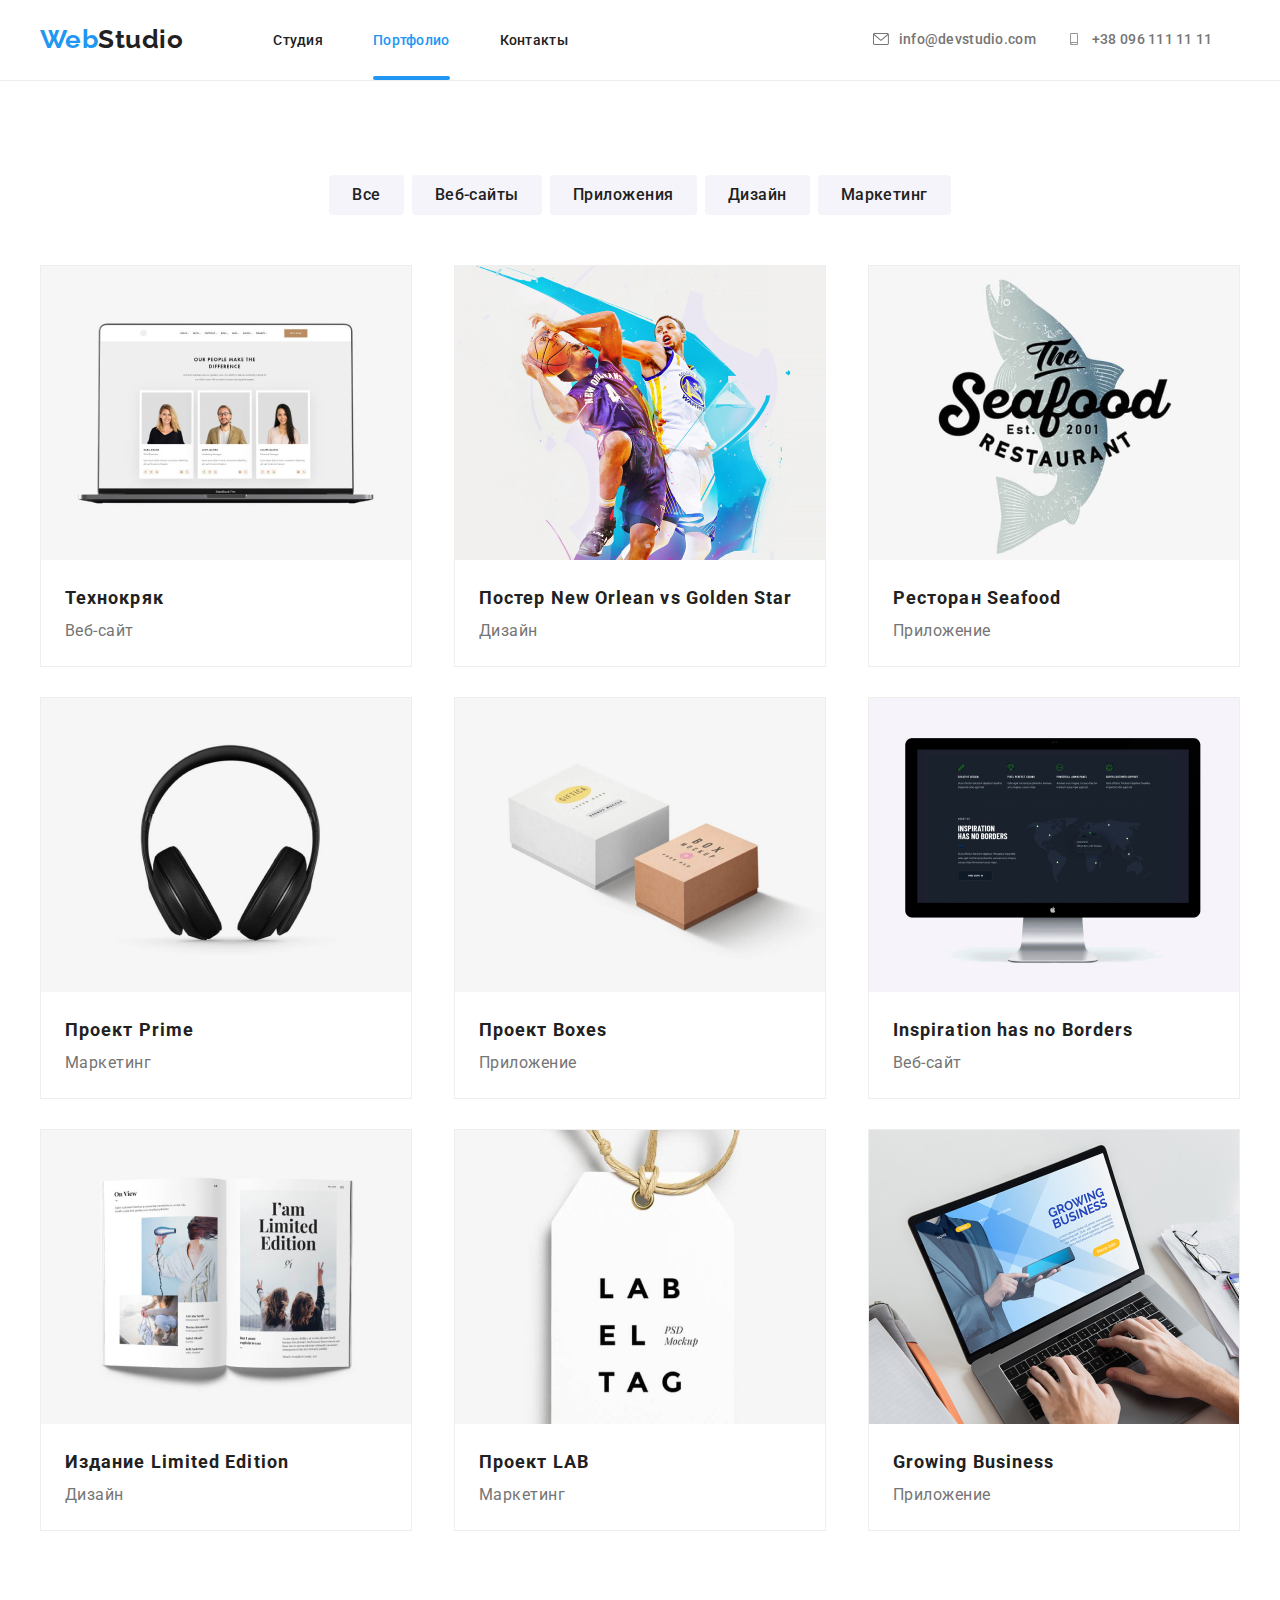
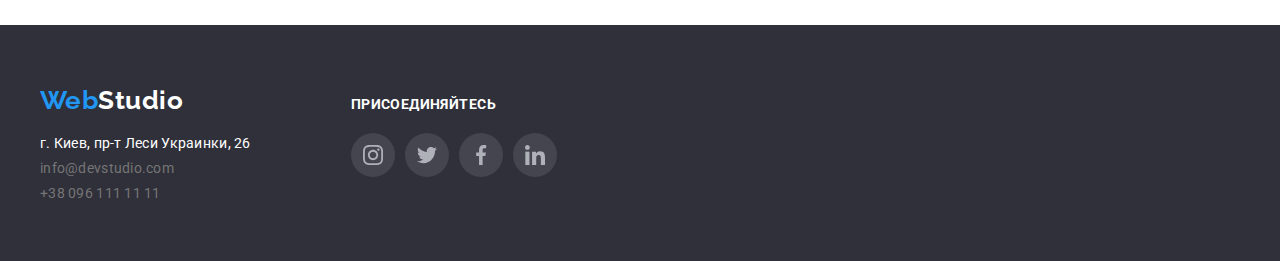
<file: portfolio.html>
<!DOCTYPE html>
<html lang="ru">
<head>
   <meta charset="UTF-8">
   <meta name="viewport" content="width=device-width, initial-scale=1.0">
   <title>Портфолио</title>
   <link rel="preconnect" href="https://fonts.gstatic.com">
   <link href="https://fonts.googleapis.com/css2?family=Raleway:wght@700&display=swap" rel="stylesheet">
   <link rel="preconnect" href="https://fonts.gstatic.com">
   <link href="https://fonts.googleapis.com/css2?family=Roboto:wght@400;500;700;900&display=swap" rel="stylesheet">
   <link rel="stylesheet" href="./css/style.css">
</head>
<body>
   <!--шапка сайта-->
      <header class="portfolio-header">
         <nav >
            <div class="container">
               <div class="logo-header">
               <a class="logo-header link" href="http://info@devstudio.com/" target="_blank" rel="noopener noreferrer"
                  aria-label="Логотип компании">
                  <span class="logo-header blue" lang="en">Web</span>Studio </a>
            </div>
            <ul class="site-nav list">
               <li><a href="./index.html" class="link">Студия</a></li>
               <li><a href="#" class="link current">Портфолио</a></li>
               <li><a href="#" class="link">Контакты</a></li>
            </ul>
            <div class="header-adress">
               <ul class="block-contact list">
               <li>
                  <a class="contact-link" href="http://mailto:info@devstudio.com" target="_blank" rel="noopener noreferrer">
                     <svg class="adress-mail">
                        <use href="./img/sprite.svg#mail"></use>
                     </svg>info@devstudio.com</a>
               </li>

                  <li>
                     <a class="contact-item" href="tel:+380961111111">
                        <svg class="adress-tel">
                           <use href="./img/sprite.svg#smartphone"></use>
                        </svg>
                        +38 096 111 11 11</a>
                  </li>
               </ul>
            </div>

            </div>
           
         </nav>

      </header>
      <!-- Уникальный контенкт or hero-->
   <main class="blok-hero">
      <div class="container">
         <section class="portfolio-main">
            <h1 class="visually-hidden">Фильтр списка работ</h1> <!-- заголовок скрыть -->
            <ul class="filter">
               <li> <button type="button">Все</button> </li>
               <li><button type="button">Веб-сайты</button></li>
               <li><button type="button">Приложения</button></li>
               <li><button type="buttonr">Дизайн</button></li>
               <li><button type="button">Маркетинг</button></li>
            </ul>
         </section>
         <h2 class="visually-hidden">Список работ в портфолио</h2> <!-- заголовок скрыть -->
        
         <ul class="portfolio-list">
            <li>
               <a class="portfolio-link" href="#">
                  <div class="overlay-wrapper">
                     <img src="./img/portfolio/img_1.jpg" alt="Веб-сайт">
                      <p class="overlay">Технокряк это современная площадка распространения коронавируса. Компании используют эту платформу для цифрового
                  шпионажа и атак на защищённые сервера конкурентов</p>
                     
                  </div>
               
                <div class="description-blok"> 
                  <h3 class="description">Технокряк</h3>
                  <p>Веб-сайт</p>
                </div>
               </a>
               
            </li>

            <li><a class="portfolio-link" href="#">
               <div class="overlay-wrapper">
                  <p class="overlay">Постер New Orlean vs Golden Star это современная площадка распространения коронавируса. Компании используют эту платформу
                  для цифрового
                  шпионажа и атак на защищённые сервера конкурентов</p>
                  <img src="./img/portfolio/img_2.jpg" alt="Дизайн"></div>
               <div class="description-blok">
                  <h3 class="description">Постер New Orlean vs Golden Star</h3>
                  <p>Дизайн</p>
               </div>
            </a>
              
            </li>
            <li>
               <a class="portfolio-link" href="#">
                  <div class="overlay-wrapper">
                     <p class="overlay">Ресторан Seafood это современная площадка распространения коронавируса. Компании
                        используют эту платформу
                        для цифрового
                        шпионажа и атак на защищённые сервера конкурентов</p>
                  <img src="./img/portfolio/img_3.jpg" alt="Приложение"></div>
                  <div class="description-blok">
                     <h3 class="description">Ресторан Seafood</h3>
                     <p>Приложение</p>
                  </div>
               </a>
            </li>

            <li>
               <a  class="portfolio-link" href="#">
                  <div class="overlay-wrapper">
                     <p class="overlay">Проект Prime это современная площадка распространения коронавируса. Компании
                        используют эту платформу
                        для цифрового
                        шпионажа и атак на защищённые сервера конкурентов</p>
                  <img src="./img/portfolio/img_4.jpg" alt="Маркетинг"></div>
                  <div class="description-blok">
                     <h3 class="description">Проект Prime</h3>
                     <p>Маркетинг</p>
                  </div>
              </a>
            </li>

            <li>
               <a class="portfolio-link" href="#">
                  <div class="overlay-wrapper">
                     <p class="overlay">Проект Boxes это современная площадка распространения коронавируса. Компании
                        используют эту платформу
                        для цифрового
                        шпионажа и атак на защищённые сервера конкурентов</p>
               <img src="./img/portfolio/img_5.jpg" alt="Приложение"></div>
               <div class="description-blok">
                  <h3 class="description">Проект Boxes</h3>
                   <p>Приложение</p>
               </div>
               </a>
            </li>
            <li>
               <a class="portfolio-link" href="#">
                  <div class="overlay-wrapper">
                     <p class="overlay">Inspiration has no Borders это современная площадка распространения коронавируса. Компании
                        используют эту платформу
                        для цифрового
                        шпионажа и атак на защищённые сервера конкурентов</p>
               <img src="./img/portfolio/img_6.jpg" alt="Веб-сайт"></div>
               <div class="description-blok">  
                  <h3 class="description">Inspiration has no Borders</h3>
                  <p>Веб-сайт</p>
               </div>
               </a>
             </li>

            <li>
            <a class="portfolio-link" href="#">
               <div class="overlay-wrapper">
                  <p class="overlay">Издание Limited Edition это современная площадка распространения коронавируса. Компании
                     используют эту платформу
                     для цифрового
                     шпионажа и атак на защищённые сервера конкурентов</p>
               <img src="./img/portfolio/img_7.jpg" alt="Дизайн"></div>
               <div class= "description-blok">
                  <h3 class="description">Издание Limited Edition</h3>
                  <p>Дизайн</p>
                </div>
            </a>
            </li>
            <li>
               <a class="portfolio-link" href="#">
                  <div class="overlay-wrapper">
                     <p class="overlay">Проект LAB это современная площадка распространения коронавируса. Компании
                        используют эту платформу
                        для цифрового
                        шпионажа и атак на защищённые сервера конкурентов</p>
               <img src="./img/portfolio/img_8.jpg" alt="Маркетинг"></div>
               <div class= "description-blok">
                  <h3 class="description">Проект LAB</h3>
                   <p>Маркетинг</p>
               </div>
               </a>
            </li>

            <li>
               <a class="portfolio-link" href="#">
                  <div class="overlay-wrapper">
                     <p class="overlay">Growing Business это современная площадка распространения коронавируса. Компании
                        используют эту платформу
                        для цифрового
                        шпионажа и атак на защищённые сервера конкурентов</p>
               <img src="./img/portfolio/img_9.jpg" alt="Приложение"></div>
               <div class= "description-blok">
                  <h3 class="description">Growing Business</h3>
                  <p>Приложение</p>
               </div>
               </a>
            </li>
         </ul>
      
      </div>
      </div>
   </main>
            <!---Подвал-->
            <footer>
               <section class="footer">
                  <h2 class="visually-hidden">Адрес</h2>
                  <div class="container">
                     <div class="">
                        <div class="blok-logo">
                           <a class="logo-footer " href="http://info@devstudio.com/" target="_blank" rel="noopener noreferrer"
                              aria-label="Логотип компании">
                              <span class="logo-footer blue" lang="en">Web</span>Studio</span> </a>
                        </div>
            
                        <address>
                           <ul class="block-contact list">
                              <li><a class="contact-link street " href="https://goo.gl/maps/a4D9c5vPyhM3tE7p7" target="_blank"
                                    rel="noopener noreferrer">
                                    г. Киев, пр-т Леси
                                    Украинки, 26</a></li>
                              <li><a class="contact-link" href="http://mailto:info@devstudio.com" target="_blank"
                                    rel="noopener noreferrer">info@devstudio.com</a></li>
                              <li><a class="contact-item" href="tel:+380961111111">+38 096 111 11 11</a></li>
                           </ul>
                        </address>
                     </div>
            
                     <!--присоединяйтесь-->
                     <div class="blok-join">
                        <h3 class="title-join">присоединяйтесь</h3>
                        <ul class="social-list">
                           <li class="join-item">
                              <a class="social-link" href="">
                                 <svg class="social-icon">
                                    <use href="./img/sprite.svg#instagram"></use>
                                 </svg>
                              </a>
                           </li>
            
                           <li class="join-item">
                              <a class="social-link" href="">
                                 <svg class="social-icon">
                                    <use href="./img/sprite.svg#twitter"></use>
                                 </svg>
                              </a></li>
            
                           <li class="join-item">
                              <a class="social-link" href="">
                                 <svg class="social-icon">
                                    <use href="./img/sprite.svg#facebook"></use>
                                 </svg>
                              </a></li>
            
                           <li class="join-item">
                              <a class="social-link" href="">
                                 <svg class="social-icon">
                                    <use href="./img/sprite.svg#linkedin"></use>
                                 </svg>
                              </a></li>
            
                        </ul>
                     </div>
                  </div>
               </section>
            </footer>
      

</body>
</html>
</file>
<file: css/style.css>
:root {
  --main-font: 'Roboto', sans-serif;
  --secondary-font: 'Raleway', sans-serif;
  --accent-color: #2196f3;
  --main-color-text: #212121;
  --link-transition-time: 250ms;
  --link--transition-funcsion: cubic-bezier(0.4, 0, 0.2, 1);
}
body {
  font-family: var(--main-font);
  background-color: #ffffff;
  color: var(--main-color-text);
  font-style: normal;
  margin: 0px;
  padding: 0px;
}

a {
  text-decoration: none;
}
ul {
  list-style: none;
}

h1,
h2,
h3,
h4,
h5,
h6 {
  margin: 0;
}

ul,
ol {
  margin: 0;
  padding: 0;
}

p {
  margin: 0;
}

img {
  display: block;
}

.container {
  width: 1200px;
  padding: 0 15px;
  margin: 0 auto;
}

/*  спрятать заголовки */
.visually-hidden {
  position: absolute;
  width: 1px;
  height: 1px;
  margin: -1px;
  border: 0;
  padding: 0;

  white-space: nowrap;
  clip-path: inset(100%);
  clip: rect(0 0 0 0);
  overflow: hidden;
}
/* цвет акцента синий #2196F3; 
 цвет белый  в кнопках #FFFFFF;*/

/* вет фона вторичный #F5F4FA;
 цвет фона подвала черный #2F303A; */

/* основной текст  текс заголовков цвет серый #212121; 
акцентный текст #FFFFFF;
вспомогательный текст  и ссылки  #757575;
цвет текста логотипа черный #000000;
текст адреса rgba(255, 255, 255, 0.6);
*/
/* логотип  в header */
header {
  padding-top: 24px;
  padding-bottom: 25px;
}

nav .container {
  display: flex;
  align-items: center;
}
nav .block-contact {
  margin-left: 305px;
}
.header-adress .block-contact {
  display: flex;
  align-items: center;
}

.block-contact li:first-child {
  margin-right: 30px;
}
/* иконки почты и телефона в хедере */
.adress-tel,
.adress-mail {
  display: block;
  margin-right: 10px;
  width: 16px;
  height: 12px;
  fill: #757575;
}
.header-adress .contact-link {
  display: inline-flex;
  align-items: center;
}
.contact-link:hover .adress-mail,
.contact-link:focus .adress-mail {
  fill: var(--accent-color);
}

.contact-item:hover .adress-tel,
.contact-item:focus .adress-tel {
  fill: var(--accent-color);
}
.adress-tel,
.adress-mail {
  transition-property: fill;
  transition-duration: var(--link-transition-time);
  transition-timing-function: var(--link--transition-funcsion);
}

.header-adress .contact-item {
  display: inline-flex;
  align-items: center;
}

.contact-link:not(:last-child) {
  margin-right: 31px;
}

.logo-header {
  font-family: var(--secondary-font);
  font-weight: 700;
  font-size: 26px;
  line-height: 1.192;
  color: var(--main-color-text);
  letter-spacing: 0.48px;
  word-spacing: 0.001px;
}

/* .logo-header:hover,
.logo-header:focus {
  color: var(--accent-color);
} */

.logo-header .blue {
  color: var(--accent-color);
}

/* список навигации  в header*/
.site-nav {
  margin-left: 90px;
  align-items: center;
}

.site-nav li:nth-child(n + 2) {
  margin-left: 50px;
}

.site-nav .link {
  font-weight: 500;
  font-size: 14px;
  line-height: 1.143;
  letter-spacing: 0.02em;
  color: var(--main-color-text);

  transition-property: color;
  transition-duration: var(--link-transition-time);
  transition-timing-function: var(--link--transition-funcsion);
}

.link.current::after {
  position: absolute;
  display: block;
  content: '';
  bottom: -32px;
  width: 100%;
  height: 4px;
  background-color: var(--accent-color);
  border-radius: 2px;
}

.site-nav .link.current {
  color: var(--accent-color);

  position: relative;
}

.site-nav {
  display: flex;
}

.site-nav .link:hover,
.site-nav .link:focus {
  color: var(--accent-color);
}

.block-contact a {
  font-family: var(--accent-color);
  font-style: normal;
  font-size: 14px;
  line-height: 1.143;
  letter-spacing: 0.02em;
  color: #757575;
}

.header-adress .contact-link {
  font-weight: 500;
}
.header-adress .contact-item {
  font-weight: 500;
}

.block-contact a:hover,
.block-contact a:focus {
  color: var(--accent-color);
}
.header-adress .contact-link {
  transition-property: color;
  transition-duration: var(--link-transition-time);
  transition-timing-function: var(--link--transition-funcsion);
}
.header-adress .contact-item {
  transition-property: color;
  transition-duration: var(--link-transition-time);
  transition-timing-function: var(--link--transition-funcsion);
}

/* герой-- */
.hero {
  padding-bottom: 280px;
  /* display: flex; */
  flex-wrap: wrap;
  justify-content: center;
  background-image: linear-gradient(
      rgba(47, 48, 58, 0.4),
      rgba(47, 48, 58, 0.4)
    ),
    url(../img/fon.jpg);
  background-repeat: no-repeat;
  background-size: cover;
}

.hero_blok-title .title {
  display: block;
  width: 696px;
  margin: 0px auto;
  padding-top: 200px;
  margin-bottom: 30px;
  font-weight: 900;
  font-size: 44px;
  line-height: 1.363;
  text-align: center;
  letter-spacing: 0.06em;
  text-transform: uppercase;
  color: #ffffff;
}
/* кнопка */
.button {
  display: block;
  margin: 0px auto;
  border-radius: 4px;
  border: 1px solid var(--accent-color);
  padding: 10px 32px;
  min-width: 200px;
  font-family: var(--main-font);

  font-weight: 700;
  font-size: 16px;
  line-height: 1.875;
  align-items: center;
  text-align: center;
  letter-spacing: 0.06em;
  color: #ffffff;
  background-color: var(--accent-color);
  cursor: pointer;
}
.container-button {
  display: flex;
  justify-items: center;
}

.title .button {
  justify-content: center;
}

/* Преимущества feature*/
.feature-icon {
  display: inline-flex;
}
.box-feature {
  display: flex;
  justify-content: center;
  align-items: center;
  width: 270px;
  height: 120px;
  border-radius: 4px;
  background-color: #f5f4fa;
}
.box-icon {
  display: block;
  width: 70px;
  height: 70px;
  fill: #212121;
}

.feature {
  padding-bottom: 94px;
}
.feature > ul {
  margin-top: 30px;
  display: flex;
  align-items: center;
  justify-content: space-between;
}

.feature ul {
  list-style: none;
}

.feature-list li:not(:last-child) {
  margin-right: 30px;
}

.feature-list .title {
  margin-bottom: 10px;
  font-weight: 700;
  font-size: 14px;
  line-height: 1.143;
  letter-spacing: 0.03em;
  text-transform: uppercase;
  color: var(--main-color-text);
}

.feature p {
  width: 270px;
  font-size: 14px;
  line-height: 1.714;
  letter-spacing: 0.03em;
  color: #757575;
}

/*Чем мы занимаемся */
.work {
  margin-bottom: 94px;
}

.work h2 {
  margin-bottom: 50px;
  font-weight: 700;
  font-size: 36px;
  line-height: 1.166;
  text-align: center;
  letter-spacing: 0.03em;
}
.work .container {
  display: flex;
  justify-content: space-between;
  margin: 0 auto;
}
/* .work img {
  margin-right: 30px;
} */

.thumb-work img:last-child {
  margin-right: 0px;
}

.thumb-work {
  position: relative;
}

.blok-thumb {
  width: 100%;
  position: absolute;
  background-color: rgba(47, 48, 58, 08);
  bottom: 0px;
  opacity: 0.8;
}
.thumb-work .work-text {
  padding: 27px 82px 27px 83px;

  font-family: var(--main-font);
  color: #ffffff;
  font-weight: 700;
  font-size: 14px;
  line-height: 1.143;
  text-align: center;
  letter-spacing: 0.03em;
  text-transform: uppercase;
}
/* Наша команда */

.team h2 {
  margin-bottom: 50px;
  text-align: center;
}
.team {
  padding-top: 94px;
  padding-bottom: 112px;
  background-color: #f5f4fa;
  /* filter: drop-shadow(0px 4px 4px rgba(0, 0, 0, 0.25));
  box-shadow: 0px 4px 4px rgba(0, 0, 0, 0.25), 0px 4px 4px rgba(0, 0, 0, 0.25); */
}

.team-item {
  justify-content: space-between;
  display: flex;
}

.team-item .employee:nth-child(-n + 3) {
  margin-right: 30px;
}
.team-item .employee {
  border: 1px solid transparent;
  border-radius: 0px 0px 4px 4px;
  box-shadow: 0px 1px 3px rgba(0, 0, 0, 0.12), 0px 1px 1px rgba(0, 0, 0, 0.14),
    0px 2px 1px rgba(0, 0, 0, 0.2);
}

.list .title {
  font-weight: 500;
  font-size: 16px;
  line-height: 1.187;
  text-align: center;
  letter-spacing: 0.03em;
}
.title-blok {
  padding: 30px 30px;
  background-color: #ffffff;
}

li .profession {
  font-size: 16px;
  line-height: 1.187;
  text-align: center;
  letter-spacing: 0.03em;
  color: #757575;
}

.title-blok .profession {
  margin-top: 10px;
}
.social-list {
  display: flex;
  justify-content: space-between;
}

.social-link {
  display: flex;
  justify-content: center;
  align-items: center;
  width: 44px;
  height: 44px;
  border-radius: 50%;
  background-color: #ffffff;

  transition-property: background-color, fill;
  transition-duration: var(--link-transition-time);
  transition-timing-function: var(--link--transition-funcsion);
}

.social-link:hover,
.social-link:focus {
  background-color: var(--accent-color);
}

.social-link:hover .social-icon,
.social-link:focus .social-icon {
  fill: #ffffff;
}
.social-icon {
  fill: #afb1b8;
  width: 20px;
  height: 20px;
  transition-property: fill;
  transition-duration: var(--link-transition-time);
  transition-timing-function: var(--link--transition-funcsion);
}
.social-list {
  margin-top: 16px;
}

/* Постоянные клиеты */
.client-link {
  transition-property: fill;
  transition-duration: var(--link-transition-time);
  transition-timing-function: var(--link--transition-funcsion);
}

.blok-client:hover .client-icon,
.blok-client:focus-within .client-icon {
  fill: var(--accent-color);
}

.blok-client:hover,
.blok-client:focus-within {
  border: 1px solid var(--accent-color);
}

.blok-client {
  transition-property: border;
  transition-duration: var(--link-transition-time);
  transition-timing-function: var(--link--transition-funcsion);
}

.list-client {
  justify-content: space-between;
  align-items: center;
  display: flex;
  padding-bottom: 94px;
  align-items: center;
}

.client h2 {
  font-weight: 700;
  font-size: 36px;
  line-height: 1.166;
  text-align: center;
  letter-spacing: 0.03em;
  padding-top: 96px;
  margin-bottom: 48px;
  text-align: center;
}
.blok-client {
  padding-top: 8px;
  display: flex;
  justify-content: center;
  align-items: center;
  width: 170px;
  height: 90px;
  border-radius: 4px;
  border: 1px solid #afb1b8;
}

.client-icon {
  display: block;
  fill: #afb1b8;
}

/* .list-client li:nth-child(-n + 5) {
  margin-right: 30px;
} */

/* footer */

/* .footer-blok {
  display: flex;
} */

.footer {
  padding-top: 60px;
  padding-bottom: 60px;
  background-color: #2f303a;
}
.logo-footer {
  font-family: var(--secondary-font);

  font-weight: 700;
  font-size: 26px;
  letter-spacing: 0.48px;
  word-spacing: 0.001px;
  color: #ffffff;
}

.blok-logo {
  margin-bottom: 20px;
}

address .block-contact > li {
  margin-bottom: 9px;
}

address .block-contact > li:last-child {
  margin-bottom: 0px;
}
.logo-footer .blue {
  color: var(--accent-color);
}
/* .logo-footer:hover,
.logo-footer:focus {
  color: var(--accent-color);
} */

.block-contact a {
  transition: color var(--link-transition-time) var(--link--transition-funcsion);
}

.block-contact a:hover,
.block-contact a:focus {
  color: var(--accent-color);
}
.block-contact {
  font-family: var(--main-font);

  font-size: 14px;
}
.block-contact .street {
  color: #ffffff;
}

li .contact-link {
  font-weight: normal;
}

li .contact-item {
  font-weight: normal;
}
li .street {
  font-weight: normal;
}

/* присоединяйтесь */

.title-join {
  margin-bottom: 20px;
  font-family: var(--main-font);

  font-weight: 700;
  font-size: 14px;
  line-height: 1.14;
  letter-spacing: 0.03em;
  text-transform: uppercase;
  color: #ffffff;
}
.footer .container {
  display: flex;
}

.join-item .social-link {
  display: flex;
  justify-content: center;
  align-items: center;
  width: 44px;
  height: 44px;
  border-radius: 50%;
  background-color: rgba(255, 255, 255, 0.1);
}
.join-item .social-link:hover,
.join-item .social-link:focus {
  background-color: var(--accent-color);
}

.join-item .social-link {
  transition-property: background-color;
  transition-duration: var(--link-transition-time);
  transition-timing-function: var(--link--transition-funcsion);
}

.blok-join {
  margin-left: 70px;
  padding-top: 12px;
}
.join-item:nth-child(-n + 4) {
  margin-right: 10px;
}

/*Portfolio */
.blok-hero {
  margin-bottom: 94px;
}
.portfolio-header {
  border-bottom: 1px solid #ececec;
}
.portfolio-main {
  margin-top: 94px;
  margin-bottom: 50px;
}

.filter {
  display: flex;
  /* align-items: center; */
  justify-content: center;
}
.filter button {
  padding: 6px 22px;
  font-family: var(--main-font);
  font-weight: 500;
  font-size: 16px;
  line-height: 1.625;
  text-align: center;
  letter-spacing: 0.03em;
  color: var(--main-color-text);
  background-color: #f5f4fa;
  border: 1px solid transparent;
  border-radius: 4px;
  cursor: pointer;
}

.filter li:nth-child(-n + 4) {
  margin-right: 8px;
}

.filter button {
  transition-property: color, background-color, box-shadow;
  transition-duration: var(--link-transition-time);
  transition-timing-function: var(--link--transition-funcsion);
}
.filter button:hover,
.filter button:focus {
  background-color: var(--accent-color);
  color: #ffffff;
  box-shadow: 0px 4px 4px rgba(0, 0, 0, 0.25), 0px 4px 4px rgba(0, 0, 0, 0.25);
}
.filter li,
.portfolio-list li {
  list-style: none;
}
.description {
  font-weight: 700;
  font-size: 18px;
  line-height: 2;
  letter-spacing: 0.06em;
  color: var(--main-color-text);
}
.portfolio-list {
  display: flex;
  flex-wrap: wrap;
  justify-content: space-between;
}

/* .portfolio-list img {
  width: 370px;
} */
.portfolio-list li {
  margin-right: 30px;
  margin-bottom: 30px;
  border: 1px solid #eeeeee;
  cursor: pointer;
}
/* .portfolio-list li {
  width: 370px;
} */

/* =========================================================сетка */
/* .portfolio-main .portfolio-list {
  display: flex;
  flex-wrap: wrap;
  flex-basis: calc(100% / 3 - 30px);
  margin-left: -30px;
  margin-top: -30px;
  padding: 0px;
}

.portfolio-list li {
 width: 370px;
  border: 1px solid #eeeeee;
  cursor: pointer;
  margin-left: 30px;
  margin-top: 30px;
}
.portfolio-list img{
  max-width: 100%;
} 
==========================================*/
.portfolio-link {
  display: block;
}

.portfolio-list img {
  max-width: 100%;
}

.overlay-wrapper .overlay {
  font-family: var(--main-font);
  font-weight: normal;
  font-size: 18px;
  line-height: 1.555;
  letter-spacing: 0.03em;
  padding: 63px 24px;

  color: #ffffff;
  /* width: 100%; */
  height: 100%;

  background-color: rgba(33, 150, 243, 0.9);

  position: absolute;
  top: 0;
  left: 0;

  /* opacity: 0;
  visibility: hidden;
  pointer-events: none; */
  transform: translateY(100%);
  transition: transform var(--link-transition-time)
    var(--link--transition-funcsion);
}

.overlay-wrapper {
  position: relative;
  overflow: hidden;
}
.portfolio-link:hover .overlay,
.portfolio-link:focus .overlay {
  transform: translateY(0);
}

/* .portfolio-list li:hover .overlay {
  opacity: 1;
  visibility: visible;
  pointer-events: auto;
} */
.portfolio-list .portfolio-link:focus,
.portfolio-list .portfolio-link:hover {
  box-shadow: 0px 1px 1px rgba(0, 0, 0, 0.12), 0px 4px 4px rgba(0, 0, 0, 0.06),
    1px 4px 6px rgba(0, 0, 0, 0.16);
}

.portfolio-list li:nth-child(3n) {
  margin-right: 0;
}
.portfolio-list li:nth-last-child(-n + 3) {
  margin-bottom: 0;
}

.description-blok {
  padding: 20px 24px;
}
.portfolio-list p {
  font-weight: normal;
  font-size: 16px;
  line-height: 1.875;
  letter-spacing: 0.03em;
  color: #757575;
}
/* =================Backdrop================== */
.backdrop {
  position: fixed;
  left: 0px;
  top: 0px;
  background-color: rgba(0, 0, 0, 0.2);
  width: 100vw;
  height: 100vh;
  transition: opacity, visibilit,
    var(--link-transition-time) var(--link--transition-funcsion);
}
.modal {
  width: 528px;
  min-height: 581px;
  position: absolute;
  top: 50%;
  left: 50%;
  transform: translate(-50%, -50%) scale(1);

  background: #ffffff;
  box-shadow: 0px 1px 3px rgba(0, 0, 0, 0.12), 0px 1px 1px rgba(0, 0, 0, 0.14),
    0px 2px 1px rgba(0, 0, 0, 0.2);
  border-radius: 4px;

  transition: transform var(--link-transition-time)
    var(--link--transition-funcsion);
}
.close-btn {
  width: 30px;
  height: 30px;
  background: #ffffff;
  border: 1px solid rgba(0, 0, 0, 0.1);
  border-radius: 50%;
  cursor: pointer;
  position: absolute;
  top: 8px;
  right: 8px;
  display: flex;
  justify-content: center;
  align-items: center;
}
.is-hidden {
  opacity: 0px;
  visibility: hidden;
  pointer-events: none;
}

.backdrop.is-hidden .modal {
  transform: translate(-50%, -50%) scale(0);

  transition: transform var(--link-transition-time)
    var(--link--transition-funcsion);
}
</file>
